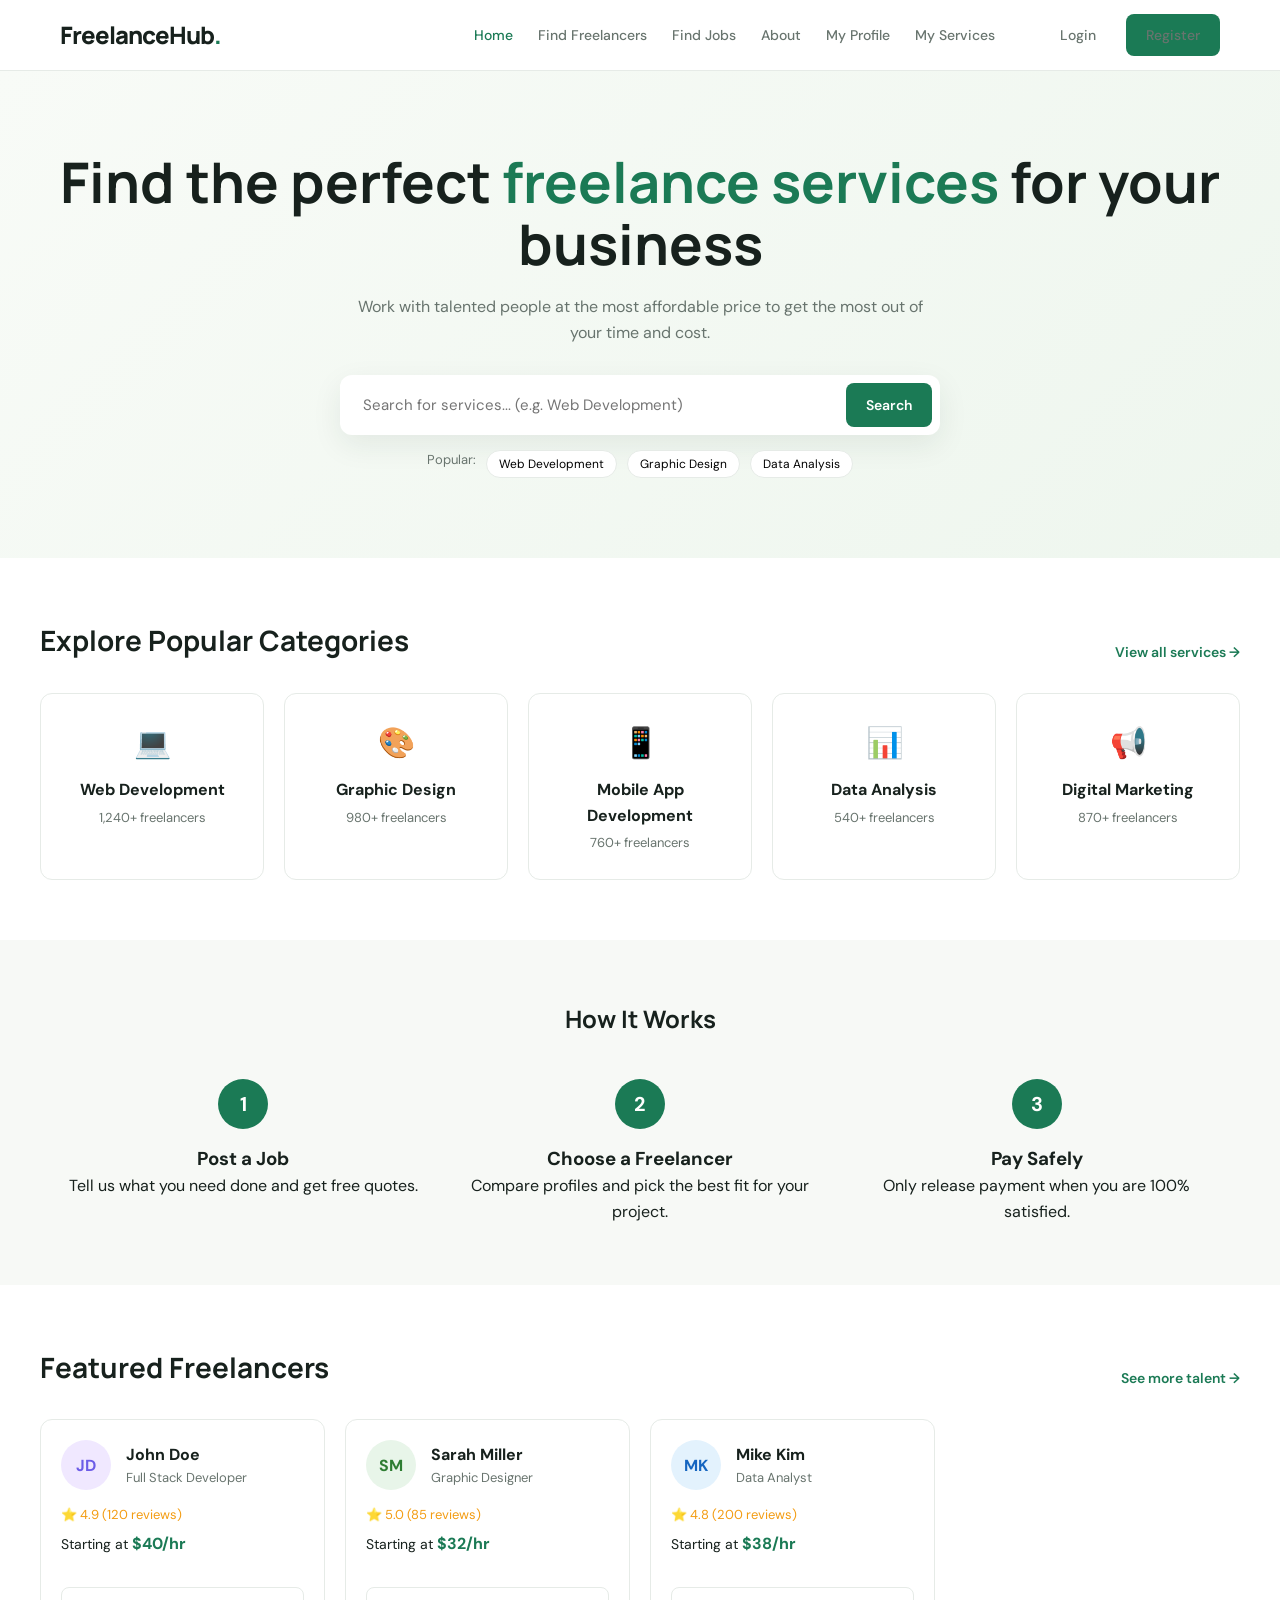
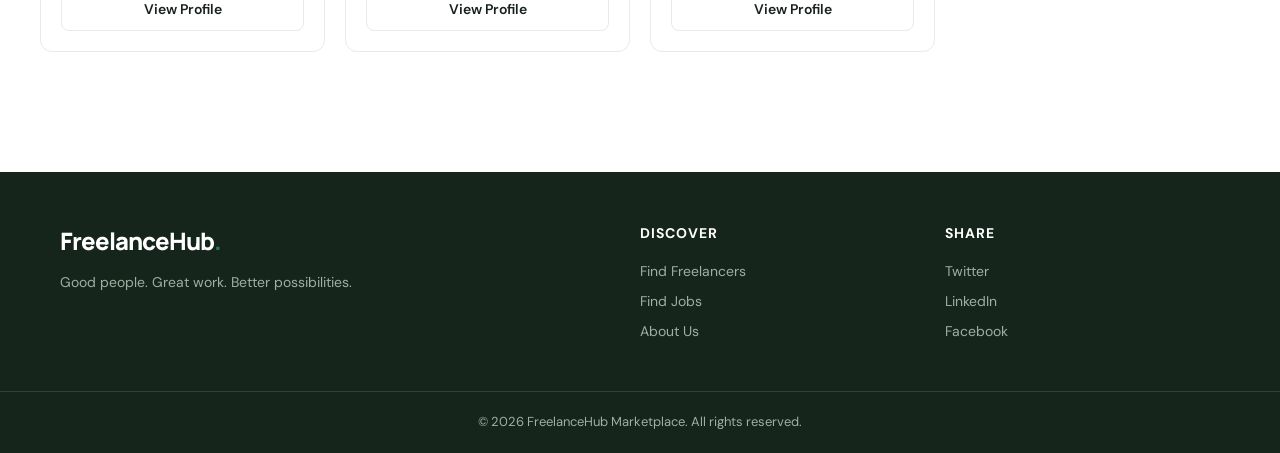
<file: FreelanceHub_Week3/FreelanceHub_Week3/index.html>
<!DOCTYPE html>
<html lang="en">
<head>
  <meta charset="UTF-8">
  <meta name="viewport" content="width=device-width, initial-scale=1.0">
  <title>FreelanceHub — Find Top Freelancers</title>
  <link rel="stylesheet" href="freelance.css">
  <link href="https://fonts.googleapis.com/css2?family=DM+Sans:wght@400;500;700&family=Manrope:wght@600;800&display=swap" rel="stylesheet">
</head>
<body>
  <!-- NAVIGATION BAR -->
  <header class="navbar">
    <div class="container nav-container">
      <a href="index.html" class="logo">FreelanceHub<span>.</span></a>
      <nav class="nav-links" id="navLinks">
        <a href="index.html" class="active">Home</a>
        <a href="freelancers.html">Find Freelancers</a>
        <a href="#">Find Jobs</a>
        <a href="about.html">About</a>
        <a href="profile.html">My Profile</a>
        <a href="my-services.html">My Services</a>
        <div class="auth-buttons">
          <a href="#" class="btn btn-ghost">Login</a>
          <a href="#" class="btn btn-primary">Register</a>
        </div>
      </nav>
      <button class="menu-toggle" id="menuToggle">☰</button>
    </div>
  </header>

  <main>
    <!-- HERO SECTION -->
    <section class="hero">
      <div class="container hero-content">
        <h1>Find the perfect <span>freelance services</span> for your business</h1>
        <p>Work with talented people at the most affordable price to get the most out of your time and cost.</p>
        
        <!-- SEARCH BAR -->
        <form class="search-bar" id="searchForm">
          <input type="text" id="searchInput" placeholder="Search for services... (e.g. Web Development)">
          <button type="submit" class="btn btn-primary">Search</button>
        </form>
        <div class="popular-searches">
          <span>Popular:</span>
          <button data-search="Web Development">Web Development</button>
          <button data-search="Graphic Design">Graphic Design</button>
          <button data-search="Data Analysis">Data Analysis</button>
        </div>
      </div>
    </section>

    <!-- POPULAR CATEGORIES -->
    <section class="section container">
      <div class="section-heading">
        <h2>Explore Popular Categories</h2>
        <a href="freelancers.html" class="text-link">View all services →</a>
      </div>
      <div class="category-grid">
        <a href="freelancers.html?category=Web%20Development" class="category-card">
          <span class="cat-icon">💻</span>
          <h3>Web Development</h3>
          <p>1,240+ freelancers</p>
        </a>
        <a href="freelancers.html?category=Graphic%20Design" class="category-card">
          <span class="cat-icon">🎨</span>
          <h3>Graphic Design</h3>
          <p>980+ freelancers</p>
        </a>
        <a href="freelancers.html?category=Mobile%20App" class="category-card">
          <span class="cat-icon">📱</span>
          <h3>Mobile App Development</h3>
          <p>760+ freelancers</p>
        </a>
        <a href="freelancers.html?category=Data%20Analysis" class="category-card">
          <span class="cat-icon">📊</span>
          <h3>Data Analysis</h3>
          <p>540+ freelancers</p>
        </a>
        <a href="freelancers.html?category=Digital%20Marketing" class="category-card">
          <span class="cat-icon">📢</span>
          <h3>Digital Marketing</h3>
          <p>870+ freelancers</p>
        </a>
      </div>
    </section>

    <!-- HOW IT WORKS -->
    <section class="section how-it-works">
      <div class="container">
        <h2>How It Works</h2>
        <div class="steps-grid">
          <div class="step">
            <div class="step-number">1</div>
            <h3>Post a Job</h3>
            <p>Tell us what you need done and get free quotes.</p>
          </div>
          <div class="step">
            <div class="step-number">2</div>
            <h3>Choose a Freelancer</h3>
            <p>Compare profiles and pick the best fit for your project.</p>
          </div>
          <div class="step">
            <div class="step-number">3</div>
            <h3>Pay Safely</h3>
            <p>Only release payment when you are 100% satisfied.</p>
          </div>
        </div>
      </div>
    </section>

    <!-- FREELANCER PREVIEW CARDS -->
    <section class="section container">
      <div class="section-heading">
        <h2>Featured Freelancers</h2>
        <a href="freelancers.html" class="text-link">See more talent →</a>
      </div>
      <div class="freelancer-grid">
        <!-- Card 1 -->
        <div class="freelancer-card">
          <div class="card-header">
            <div class="avatar">JD</div>
            <div>
              <h3>John Doe</h3>
              <p>Full Stack Developer</p>
            </div>
          </div>
          <div class="card-body">
            <p class="rating">⭐ 4.9 (120 reviews)</p>
            <p class="price">Starting at <strong>$40/hr</strong></p>
          </div>
          <a href="freelancers.html" class="btn btn-outline">View Profile</a>
        </div>
        <!-- Card 2 -->
        <div class="freelancer-card">
          <div class="card-header">
            <div class="avatar" style="background: #e8f5e9; color: #2e7d32;">SM</div>
            <div>
              <h3>Sarah Miller</h3>
              <p>Graphic Designer</p>
            </div>
          </div>
          <div class="card-body">
            <p class="rating">⭐ 5.0 (85 reviews)</p>
            <p class="price">Starting at <strong>$32/hr</strong></p>
          </div>
          <a href="freelancers.html" class="btn btn-outline">View Profile</a>
        </div>
        <!-- Card 3 -->
        <div class="freelancer-card">
          <div class="card-header">
            <div class="avatar" style="background: #e3f2fd; color: #1565c0;">MK</div>
            <div>
              <h3>Mike Kim</h3>
              <p>Data Analyst</p>
            </div>
          </div>
          <div class="card-body">
            <p class="rating">⭐ 4.8 (200 reviews)</p>
            <p class="price">Starting at <strong>$38/hr</strong></p>
          </div>
          <a href="freelancers.html" class="btn btn-outline">View Profile</a>
        </div>
      </div>
    </section>
  </main>

  <!-- FOOTER -->
  <footer class="footer">
    <div class="container footer-content">
      <div class="footer-brand">
        <a href="index.html" class="logo">FreelanceHub<span>.</span></a>
        <p>Good people. Great work. Better possibilities.</p>
      </div>
      <div class="footer-links">
        <h4>Discover</h4>
        <a href="freelancers.html">Find Freelancers</a>
        <a href="#">Find Jobs</a>
        <a href="about.html">About Us</a>
      </div>
      <div class="footer-social">
        <h4>Share</h4>
        <a href="#" class="social-link">Twitter</a>
        <a href="#" class="social-link">LinkedIn</a>
        <a href="#" class="social-link">Facebook</a>
      </div>
    </div>
    <div class="footer-bottom">
      <p>&copy; 2026 FreelanceHub Marketplace. All rights reserved.</p>
    </div>
  </footer>

  <script src="freelance.js"></script>
</body>
</html>
</file>
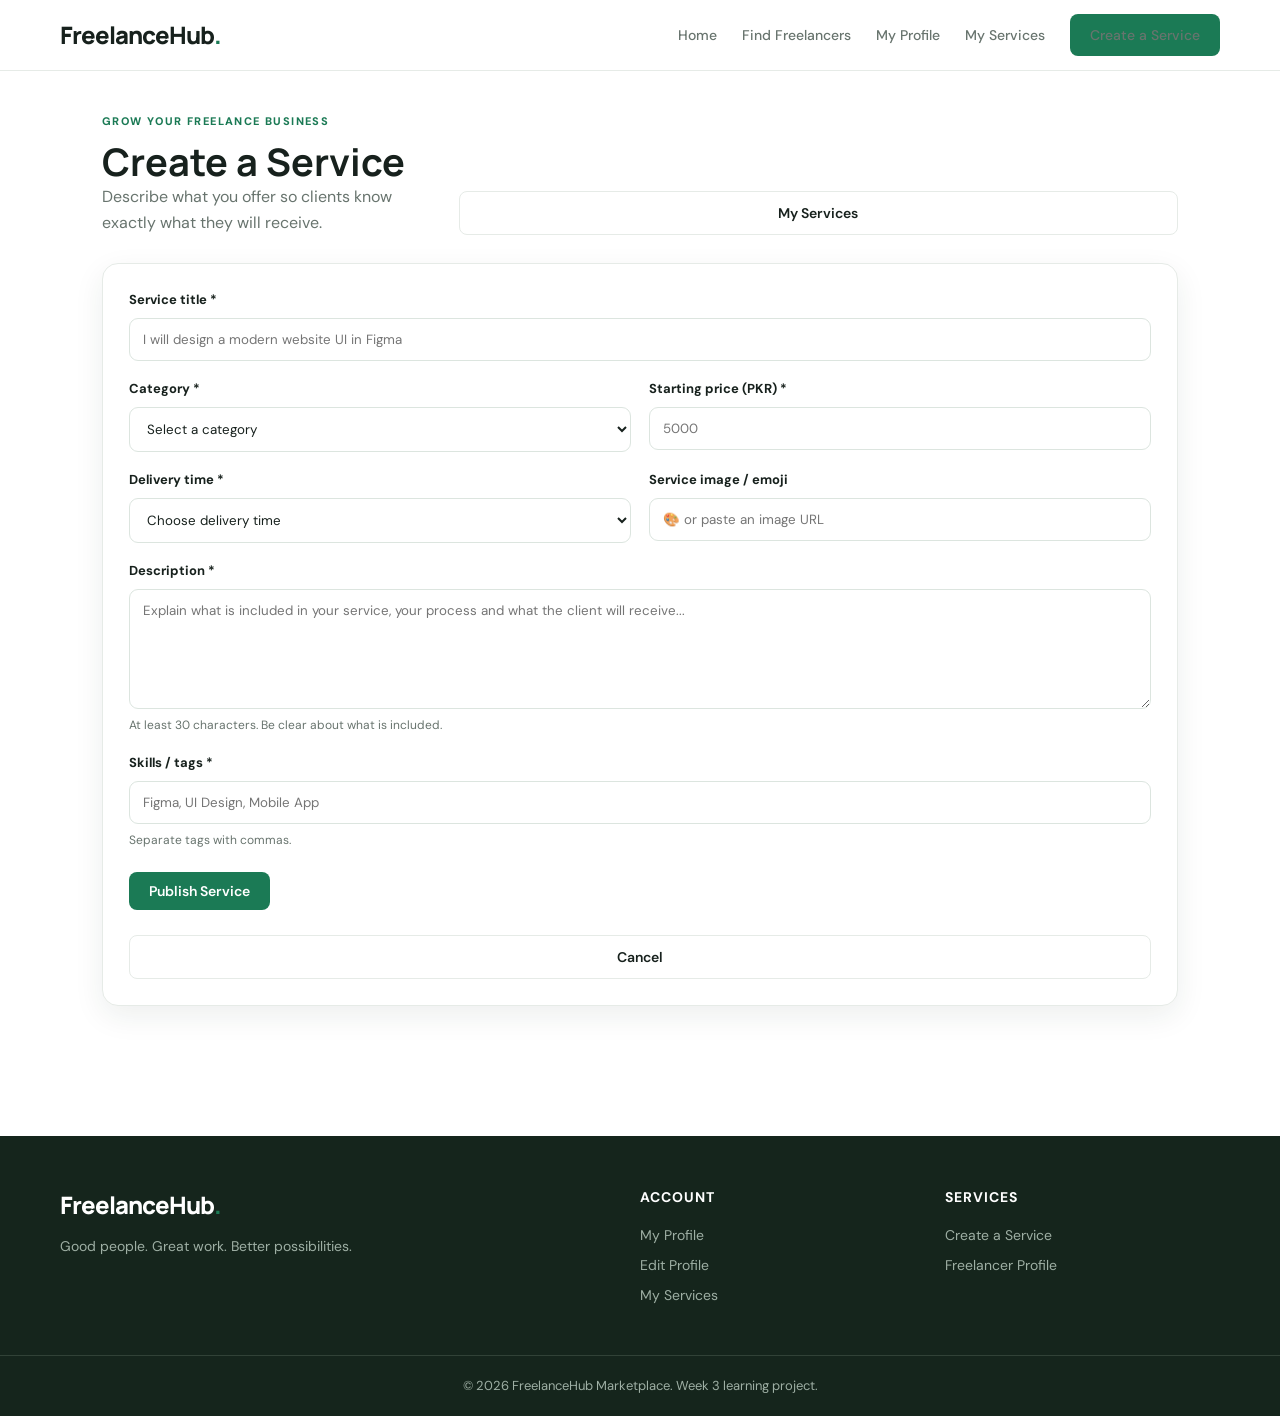
<file: FreelanceHub_Week3/FreelanceHub_Week3/create-service.html>
<!DOCTYPE html><html lang="en"><head><meta charset="UTF-8"><meta name="viewport" content="width=device-width, initial-scale=1.0"><title>Create a Service | FreelanceHub</title><link rel="stylesheet" href="freelance.css"><link href="https://fonts.googleapis.com/css2?family=DM+Sans:wght@400;500;700&family=Manrope:wght@600;800&display=swap" rel="stylesheet"></head><body>
<header class="navbar"><div class="container nav-container">
<a href="index.html" class="logo">FreelanceHub<span>.</span></a>
<nav class="nav-links" id="navLinks">
<a href="index.html">Home</a><a href="freelancers.html">Find Freelancers</a>
<a href="profile.html">My Profile</a><a href="my-services.html">My Services</a>
<a href="create-service.html" class="btn btn-primary">Create a Service</a>
</nav><button class="menu-toggle" id="menuToggle" aria-label="Toggle navigation">☰</button>
</div></header>
<main class="page-wrap">
<div class="page-heading"><div><p class="eyebrow">Grow your freelance business</p><h1>Create a Service</h1><p class="muted">Describe what you offer so clients know exactly what they will receive.</p></div><a class="btn btn-outline" href="my-services.html">My Services</a></div>
<form class="panel" id="serviceForm" novalidate><div id="serviceFormMessage"></div><input type="hidden" id="serviceId">
<div class="form-grid">
<div class="field full"><label for="serviceTitle">Service title *</label><input id="serviceTitle" required maxlength="100" placeholder="I will design a modern website UI in Figma"></div>
<div class="field"><label for="serviceCategory">Category *</label><select id="serviceCategory" required><option value="">Select a category</option><option>Web Development</option><option>Graphic Design</option><option>UI/UX Design</option><option>Mobile App Development</option><option>Digital Marketing</option><option>Data Analysis</option><option>Writing & Translation</option></select></div>
<div class="field"><label for="servicePrice">Starting price (PKR) *</label><input id="servicePrice" type="number" min="500" max="1000000" required placeholder="5000"></div>
<div class="field"><label for="deliveryTime">Delivery time *</label><select id="deliveryTime" required><option value="">Choose delivery time</option><option>1 day</option><option>2 days</option><option>3 days</option><option>5 days</option><option>7 days</option><option>14 days</option></select></div>
<div class="field"><label for="serviceImage">Service image / emoji</label><input id="serviceImage" maxlength="80" placeholder="🎨 or paste an image URL"></div>
<div class="field full"><label for="serviceDescription">Description *</label><textarea id="serviceDescription" required minlength="30" maxlength="1200" placeholder="Explain what is included in your service, your process and what the client will receive..."></textarea><span class="help-text">At least 30 characters. Be clear about what is included.</span></div>
<div class="field full"><label for="serviceTags">Skills / tags *</label><input id="serviceTags" required placeholder="Figma, UI Design, Mobile App"><span class="help-text">Separate tags with commas.</span></div>
</div><div class="form-actions"><button class="btn btn-primary" type="submit" id="serviceSubmit">Publish Service</button><a class="btn btn-outline" href="my-services.html">Cancel</a></div></form>
</main>
<footer class="footer"><div class="container footer-content">
<div class="footer-brand"><a href="index.html" class="logo">FreelanceHub<span>.</span></a><p>Good people. Great work. Better possibilities.</p></div>
<div class="footer-links"><h4>Account</h4><a href="profile.html">My Profile</a><a href="edit-profile.html">Edit Profile</a><a href="my-services.html">My Services</a></div>
<div class="footer-social"><h4>Services</h4><a href="create-service.html">Create a Service</a><a href="freelancer-profile.html">Freelancer Profile</a></div>
</div><div class="footer-bottom"><p>© 2026 FreelanceHub Marketplace. Week 3 learning project.</p></div></footer>
<div class="toast" id="toast" role="status" aria-live="polite"></div>
<script src="freelance.js"></script>
</body></html>
</file>
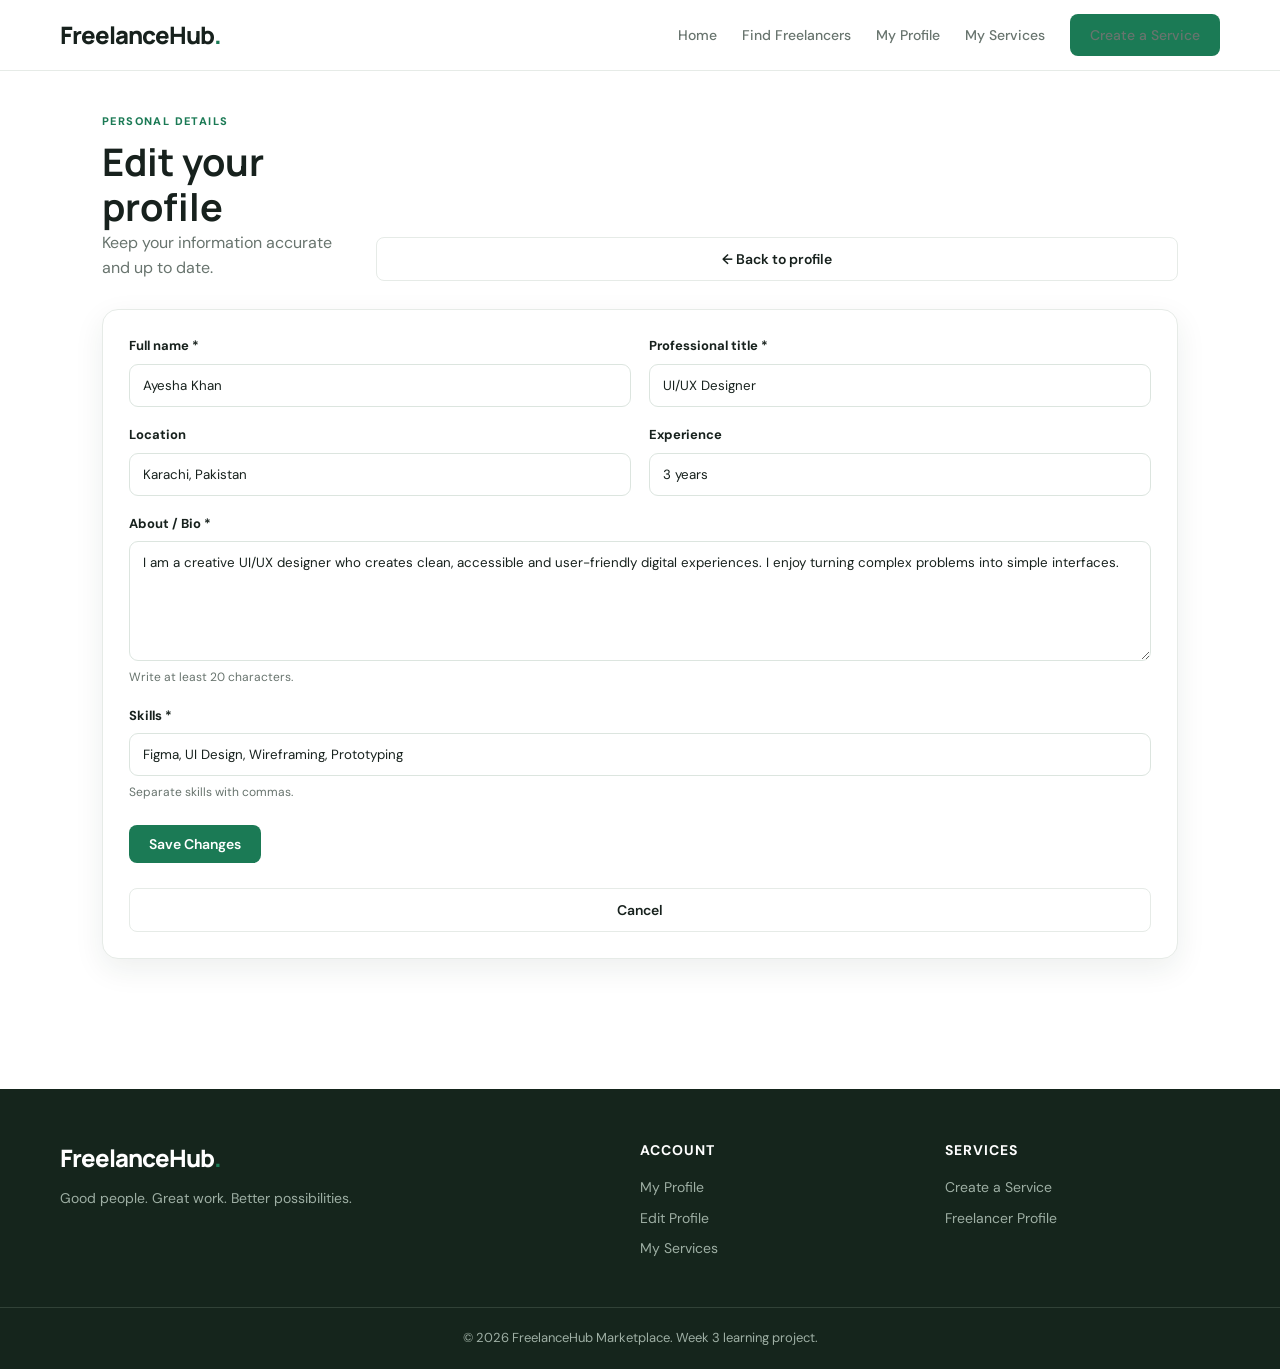
<file: FreelanceHub_Week3/FreelanceHub_Week3/edit-profile.html>
<!DOCTYPE html><html lang="en"><head><meta charset="UTF-8"><meta name="viewport" content="width=device-width, initial-scale=1.0"><title>Edit Profile | FreelanceHub</title><link rel="stylesheet" href="freelance.css"><link href="https://fonts.googleapis.com/css2?family=DM+Sans:wght@400;500;700&family=Manrope:wght@600;800&display=swap" rel="stylesheet"></head><body>
<header class="navbar"><div class="container nav-container">
<a href="index.html" class="logo">FreelanceHub<span>.</span></a>
<nav class="nav-links" id="navLinks">
<a href="index.html">Home</a><a href="freelancers.html">Find Freelancers</a>
<a href="profile.html">My Profile</a><a href="my-services.html">My Services</a>
<a href="create-service.html" class="btn btn-primary">Create a Service</a>
</nav><button class="menu-toggle" id="menuToggle" aria-label="Toggle navigation">☰</button>
</div></header>
<main class="page-wrap">
<div class="page-heading"><div><p class="eyebrow">Personal details</p><h1>Edit your profile</h1><p class="muted">Keep your information accurate and up to date.</p></div><a class="btn btn-outline" href="profile.html">← Back to profile</a></div>
<form class="panel" id="profileForm" novalidate><div id="profileFormMessage"></div><div class="form-grid">
<div class="field"><label for="fullName">Full name *</label><input id="fullName" name="fullName" required maxlength="60" placeholder="e.g. Ayesha Khan"></div>
<div class="field"><label for="professionalTitle">Professional title *</label><input id="professionalTitle" name="professionalTitle" required maxlength="80" placeholder="e.g. UI/UX Designer"></div>
<div class="field"><label for="location">Location</label><input id="location" name="location" placeholder="Karachi, Pakistan"></div>
<div class="field"><label for="experience">Experience</label><input id="experience" name="experience" placeholder="e.g. 3 years"></div>
<div class="field full"><label for="bio">About / Bio *</label><textarea id="bio" name="bio" required minlength="20" maxlength="600" placeholder="Tell clients about your experience and strengths..."></textarea><span class="help-text">Write at least 20 characters.</span></div>
<div class="field full"><label for="skills">Skills *</label><input id="skills" name="skills" required placeholder="Figma, UI Design, Prototyping"><span class="help-text">Separate skills with commas.</span></div>
</div><div class="form-actions"><button class="btn btn-primary" type="submit">Save Changes</button><a class="btn btn-outline" href="profile.html">Cancel</a></div></form>
</main>
<footer class="footer"><div class="container footer-content">
<div class="footer-brand"><a href="index.html" class="logo">FreelanceHub<span>.</span></a><p>Good people. Great work. Better possibilities.</p></div>
<div class="footer-links"><h4>Account</h4><a href="profile.html">My Profile</a><a href="edit-profile.html">Edit Profile</a><a href="my-services.html">My Services</a></div>
<div class="footer-social"><h4>Services</h4><a href="create-service.html">Create a Service</a><a href="freelancer-profile.html">Freelancer Profile</a></div>
</div><div class="footer-bottom"><p>© 2026 FreelanceHub Marketplace. Week 3 learning project.</p></div></footer>
<div class="toast" id="toast" role="status" aria-live="polite"></div>
<script src="freelance.js"></script>
</body></html>
</file>
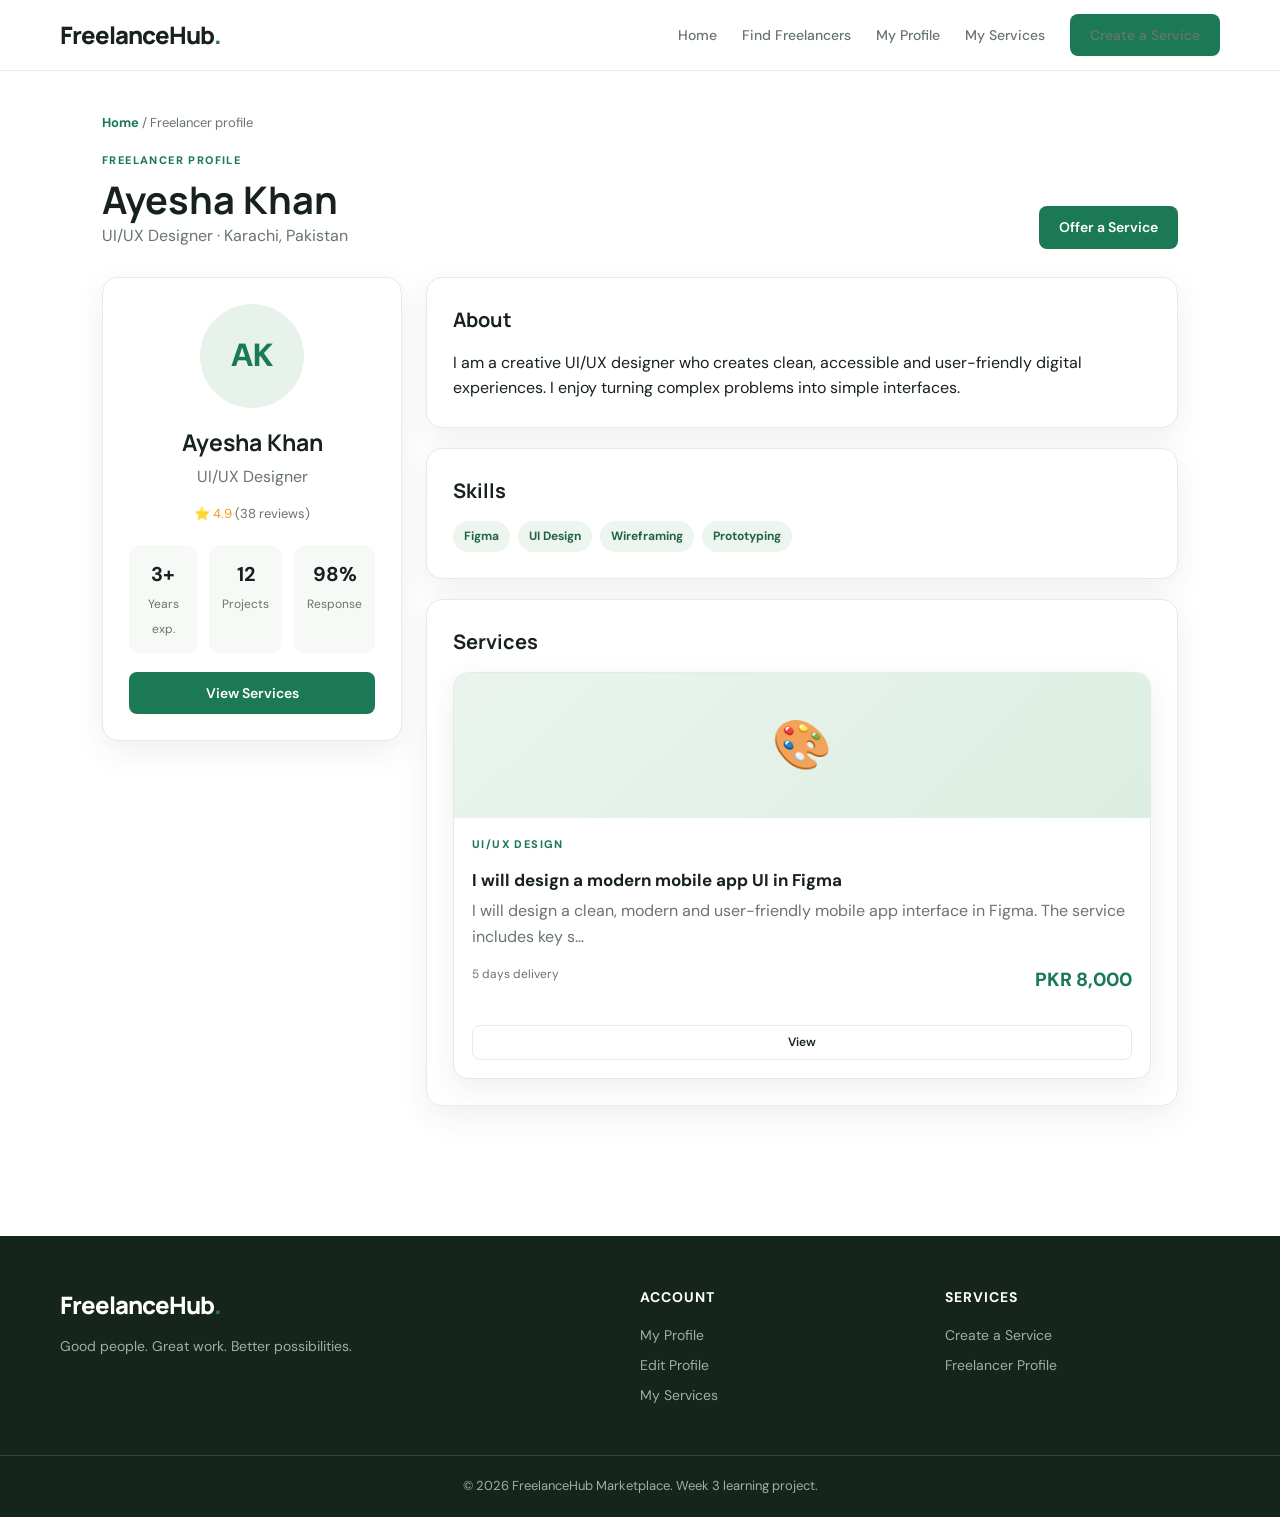
<file: FreelanceHub_Week3/FreelanceHub_Week3/freelancer-profile.html>
<!DOCTYPE html><html lang="en"><head><meta charset="UTF-8"><meta name="viewport" content="width=device-width, initial-scale=1.0"><title>Freelancer Profile | FreelanceHub</title><link rel="stylesheet" href="freelance.css"><link href="https://fonts.googleapis.com/css2?family=DM+Sans:wght@400;500;700&family=Manrope:wght@600;800&display=swap" rel="stylesheet"></head><body>
<header class="navbar"><div class="container nav-container">
<a href="index.html" class="logo">FreelanceHub<span>.</span></a>
<nav class="nav-links" id="navLinks">
<a href="index.html">Home</a><a href="freelancers.html">Find Freelancers</a>
<a href="profile.html">My Profile</a><a href="my-services.html">My Services</a>
<a href="create-service.html" class="btn btn-primary">Create a Service</a>
</nav><button class="menu-toggle" id="menuToggle" aria-label="Toggle navigation">☰</button>
</div></header>
<main class="page-wrap">
<div class="breadcrumb"><a class="inline-link" href="index.html">Home</a> / Freelancer profile</div>
<div class="page-heading"><div><p class="eyebrow">Freelancer profile</p><h1 id="publicName">Ayesha Khan</h1><p class="muted" id="publicTitle">UI/UX Designer · Karachi, Pakistan</p></div><a class="btn btn-primary" href="create-service.html">Offer a Service</a></div>
<div class="profile-layout"><aside class="panel profile-card"><div class="avatar-large" id="publicInitials">AK</div><h2 id="publicNameSide">Ayesha Khan</h2><p class="role" id="publicTitleSide">UI/UX Designer</p><p class="rating">⭐ 4.9 <span class="muted">(38 reviews)</span></p><div class="stats"><div class="stat"><strong>3+</strong><span>Years exp.</span></div><div class="stat"><strong>12</strong><span>Projects</span></div><div class="stat"><strong>98%</strong><span>Response</span></div></div><a class="btn btn-primary" style="width:100%;margin-top:18px" href="my-services.html">View Services</a></aside>
<div class="content-stack"><section class="panel"><h2 class="section-title">About</h2><p id="publicBio">I create clear, thoughtful and accessible digital experiences for web and mobile products. My process combines user research, interaction design and prototyping.</p></section>
<section class="panel"><h2 class="section-title">Skills</h2><div class="pill-row" id="publicSkills"><span class="pill">Figma</span><span class="pill">Wireframing</span><span class="pill">Prototyping</span></div></section>
<section class="panel"><h2 class="section-title">Services</h2><div id="publicServices"></div></section></div></div>
</main>
<footer class="footer"><div class="container footer-content">
<div class="footer-brand"><a href="index.html" class="logo">FreelanceHub<span>.</span></a><p>Good people. Great work. Better possibilities.</p></div>
<div class="footer-links"><h4>Account</h4><a href="profile.html">My Profile</a><a href="edit-profile.html">Edit Profile</a><a href="my-services.html">My Services</a></div>
<div class="footer-social"><h4>Services</h4><a href="create-service.html">Create a Service</a><a href="freelancer-profile.html">Freelancer Profile</a></div>
</div><div class="footer-bottom"><p>© 2026 FreelanceHub Marketplace. Week 3 learning project.</p></div></footer>
<div class="toast" id="toast" role="status" aria-live="polite"></div>
<script src="freelance.js"></script>
</body></html>
</file>
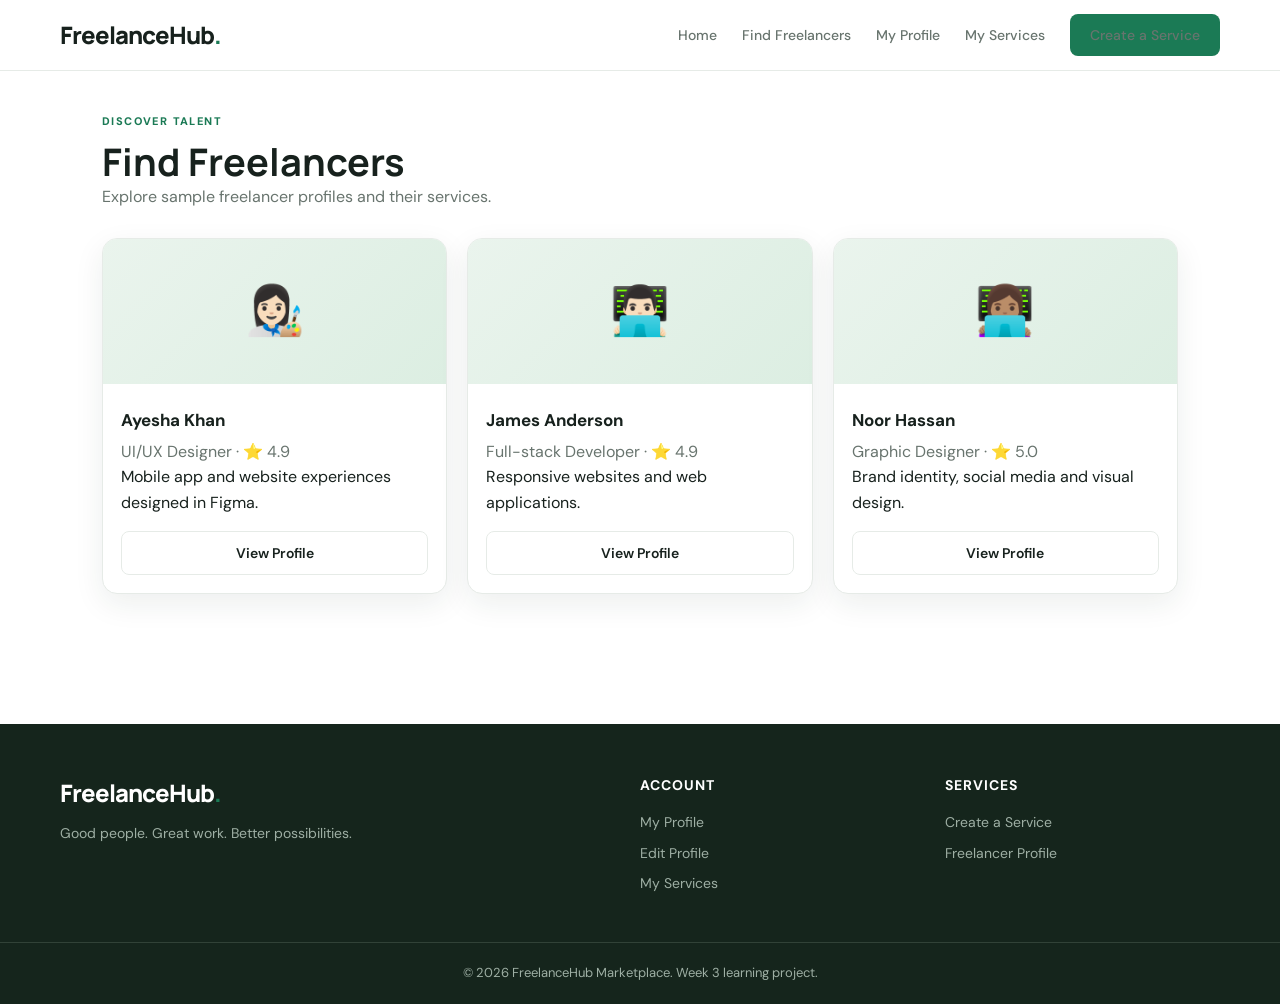
<file: FreelanceHub_Week3/FreelanceHub_Week3/freelancers.html>
<!DOCTYPE html><html lang="en"><head><meta charset="UTF-8"><meta name="viewport" content="width=device-width, initial-scale=1.0"><title>Find Freelancers | FreelanceHub</title><link rel="stylesheet" href="freelance.css"><link href="https://fonts.googleapis.com/css2?family=DM+Sans:wght@400;500;700&family=Manrope:wght@600;800&display=swap" rel="stylesheet"></head><body>
<header class="navbar"><div class="container nav-container">
<a href="index.html" class="logo">FreelanceHub<span>.</span></a>
<nav class="nav-links" id="navLinks">
<a href="index.html">Home</a><a href="freelancers.html">Find Freelancers</a>
<a href="profile.html">My Profile</a><a href="my-services.html">My Services</a>
<a href="create-service.html" class="btn btn-primary">Create a Service</a>
</nav><button class="menu-toggle" id="menuToggle" aria-label="Toggle navigation">☰</button>
</div></header>
<main class="page-wrap">
<div class="page-heading"><div><p class="eyebrow">Discover talent</p><h1>Find Freelancers</h1><p class="muted">Explore sample freelancer profiles and their services.</p></div></div>
<div class="service-grid">
<article class="service-card"><div class="service-art">👩🏻‍🎨</div><div class="service-card-body"><h3>Ayesha Khan</h3><p class="muted">UI/UX Designer · ⭐ 4.9</p><p>Mobile app and website experiences designed in Figma.</p><a class="btn btn-outline" href="freelancer-profile.html">View Profile</a></div></article>
<article class="service-card"><div class="service-art">👨🏻‍💻</div><div class="service-card-body"><h3>James Anderson</h3><p class="muted">Full-stack Developer · ⭐ 4.9</p><p>Responsive websites and web applications.</p><a class="btn btn-outline" href="freelancer-profile.html">View Profile</a></div></article>
<article class="service-card"><div class="service-art">👩🏽‍💻</div><div class="service-card-body"><h3>Noor Hassan</h3><p class="muted">Graphic Designer · ⭐ 5.0</p><p>Brand identity, social media and visual design.</p><a class="btn btn-outline" href="freelancer-profile.html">View Profile</a></div></article>
</div>
</main>
<footer class="footer"><div class="container footer-content">
<div class="footer-brand"><a href="index.html" class="logo">FreelanceHub<span>.</span></a><p>Good people. Great work. Better possibilities.</p></div>
<div class="footer-links"><h4>Account</h4><a href="profile.html">My Profile</a><a href="edit-profile.html">Edit Profile</a><a href="my-services.html">My Services</a></div>
<div class="footer-social"><h4>Services</h4><a href="create-service.html">Create a Service</a><a href="freelancer-profile.html">Freelancer Profile</a></div>
</div><div class="footer-bottom"><p>© 2026 FreelanceHub Marketplace. Week 3 learning project.</p></div></footer>
<div class="toast" id="toast" role="status" aria-live="polite"></div>
<script src="freelance.js"></script>
</body></html>
</file>
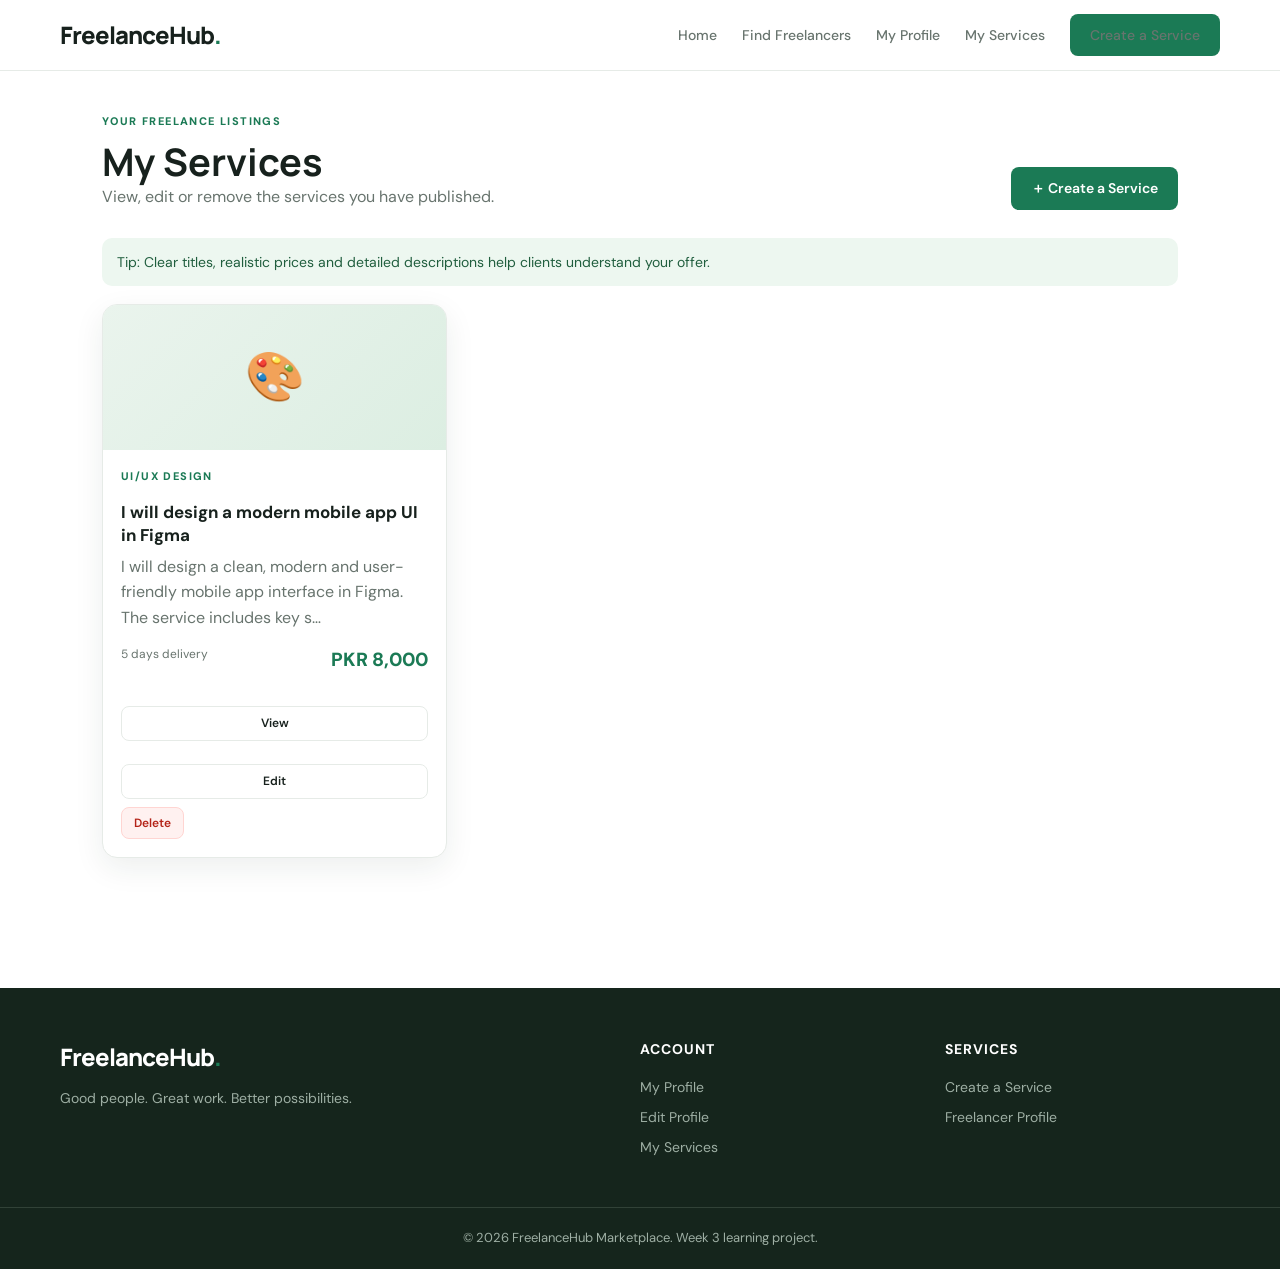
<file: FreelanceHub_Week3/FreelanceHub_Week3/my-services.html>
<!DOCTYPE html><html lang="en"><head><meta charset="UTF-8"><meta name="viewport" content="width=device-width, initial-scale=1.0"><title>My Services | FreelanceHub</title><link rel="stylesheet" href="freelance.css"><link href="https://fonts.googleapis.com/css2?family=DM+Sans:wght@400;500;700&family=Manrope:wght@600;800&display=swap" rel="stylesheet"></head><body>
<header class="navbar"><div class="container nav-container">
<a href="index.html" class="logo">FreelanceHub<span>.</span></a>
<nav class="nav-links" id="navLinks">
<a href="index.html">Home</a><a href="freelancers.html">Find Freelancers</a>
<a href="profile.html">My Profile</a><a href="my-services.html">My Services</a>
<a href="create-service.html" class="btn btn-primary">Create a Service</a>
</nav><button class="menu-toggle" id="menuToggle" aria-label="Toggle navigation">☰</button>
</div></header>
<main class="page-wrap">
<div class="page-heading"><div><p class="eyebrow">Your freelance listings</p><h1>My Services</h1><p class="muted">View, edit or remove the services you have published.</p></div><a class="btn btn-primary" href="create-service.html">＋ Create a Service</a></div>
<div class="notice">Tip: Clear titles, realistic prices and detailed descriptions help clients understand your offer.</div>
<div id="myServicesList" class="service-grid"></div>
</main>
<footer class="footer"><div class="container footer-content">
<div class="footer-brand"><a href="index.html" class="logo">FreelanceHub<span>.</span></a><p>Good people. Great work. Better possibilities.</p></div>
<div class="footer-links"><h4>Account</h4><a href="profile.html">My Profile</a><a href="edit-profile.html">Edit Profile</a><a href="my-services.html">My Services</a></div>
<div class="footer-social"><h4>Services</h4><a href="create-service.html">Create a Service</a><a href="freelancer-profile.html">Freelancer Profile</a></div>
</div><div class="footer-bottom"><p>© 2026 FreelanceHub Marketplace. Week 3 learning project.</p></div></footer>
<div class="toast" id="toast" role="status" aria-live="polite"></div>
<script src="freelance.js"></script>
</body></html>
</file>
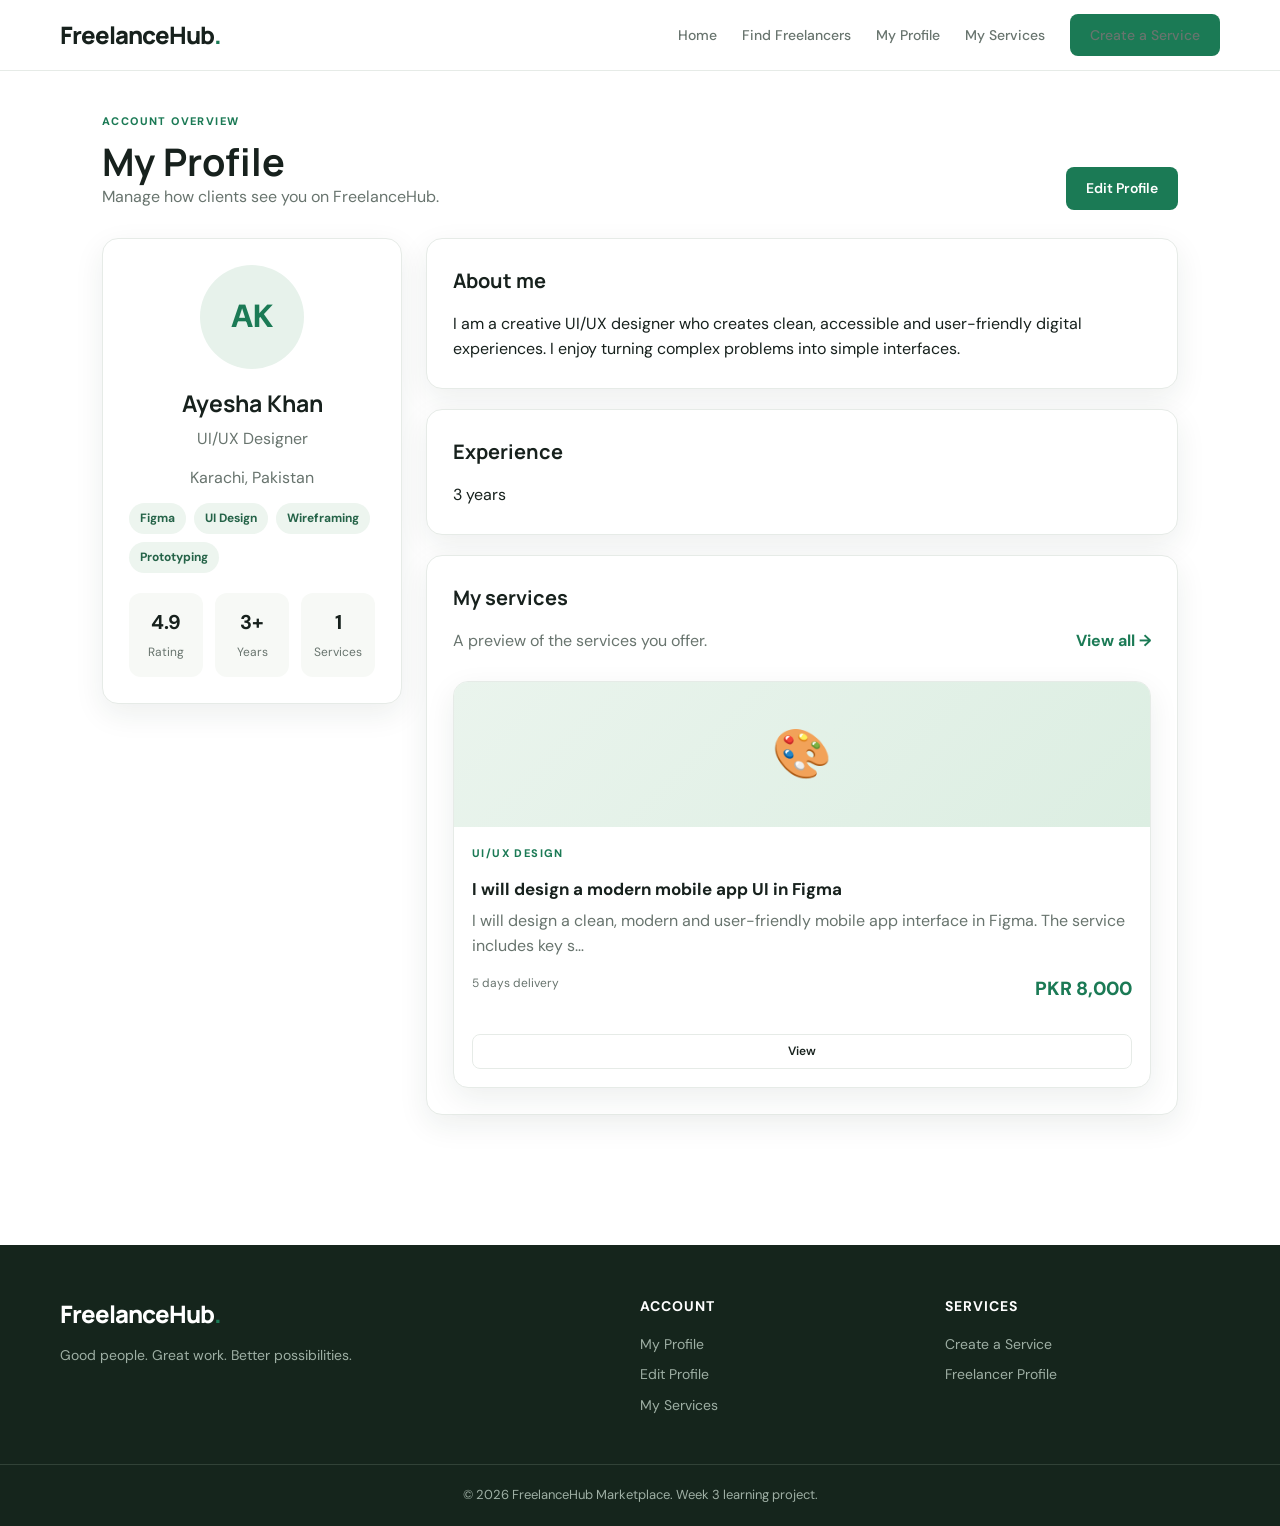
<file: FreelanceHub_Week3/FreelanceHub_Week3/profile.html>
<!DOCTYPE html><html lang="en"><head><meta charset="UTF-8"><meta name="viewport" content="width=device-width, initial-scale=1.0"><title>My Profile | FreelanceHub</title><link rel="stylesheet" href="freelance.css"><link href="https://fonts.googleapis.com/css2?family=DM+Sans:wght@400;500;700&family=Manrope:wght@600;800&display=swap" rel="stylesheet"></head><body>
<header class="navbar"><div class="container nav-container">
<a href="index.html" class="logo">FreelanceHub<span>.</span></a>
<nav class="nav-links" id="navLinks">
<a href="index.html">Home</a><a href="freelancers.html">Find Freelancers</a>
<a href="profile.html">My Profile</a><a href="my-services.html">My Services</a>
<a href="create-service.html" class="btn btn-primary">Create a Service</a>
</nav><button class="menu-toggle" id="menuToggle" aria-label="Toggle navigation">☰</button>
</div></header>
<main class="page-wrap">
<div class="page-heading"><div><p class="eyebrow">Account overview</p><h1>My Profile</h1><p class="muted">Manage how clients see you on FreelanceHub.</p></div><a class="btn btn-primary" href="edit-profile.html">Edit Profile</a></div>
<div class="profile-layout">
<aside class="panel profile-card"><div class="avatar-large" id="profileInitials">AK</div><h2 id="profileName">Ayesha Khan</h2><p class="role" id="profileTitle">UI/UX Designer</p><p class="muted" id="profileLocation">Karachi, Pakistan</p><div class="pill-row" id="profileSkills"><span class="pill">Figma</span><span class="pill">UI Design</span><span class="pill">Prototyping</span></div><div class="stats"><div class="stat"><strong>4.9</strong><span>Rating</span></div><div class="stat"><strong>3+</strong><span>Years</span></div><div class="stat"><strong id="serviceCount">1</strong><span>Services</span></div></div></aside>
<div class="content-stack"><section class="panel"><h2 class="section-title">About me</h2><p id="profileBio">I am a creative UI/UX designer who creates clean, accessible and user-friendly digital experiences. I enjoy turning complex problems into simple interfaces.</p></section>
<section class="panel"><h2 class="section-title">Experience</h2><p id="profileExperience">3 years of experience designing mobile apps, websites and interactive prototypes for growing businesses.</p></section>
<section class="panel"><div class="page-heading"><div><h2 class="section-title">My services</h2><p class="muted">A preview of the services you offer.</p></div><a class="inline-link" href="my-services.html">View all →</a></div><div id="profileServicePreview"></div></section></div></div>
</main>
<footer class="footer"><div class="container footer-content">
<div class="footer-brand"><a href="index.html" class="logo">FreelanceHub<span>.</span></a><p>Good people. Great work. Better possibilities.</p></div>
<div class="footer-links"><h4>Account</h4><a href="profile.html">My Profile</a><a href="edit-profile.html">Edit Profile</a><a href="my-services.html">My Services</a></div>
<div class="footer-social"><h4>Services</h4><a href="create-service.html">Create a Service</a><a href="freelancer-profile.html">Freelancer Profile</a></div>
</div><div class="footer-bottom"><p>© 2026 FreelanceHub Marketplace. Week 3 learning project.</p></div></footer>
<div class="toast" id="toast" role="status" aria-live="polite"></div>
<script src="freelance.js"></script>
</body></html>
</file>
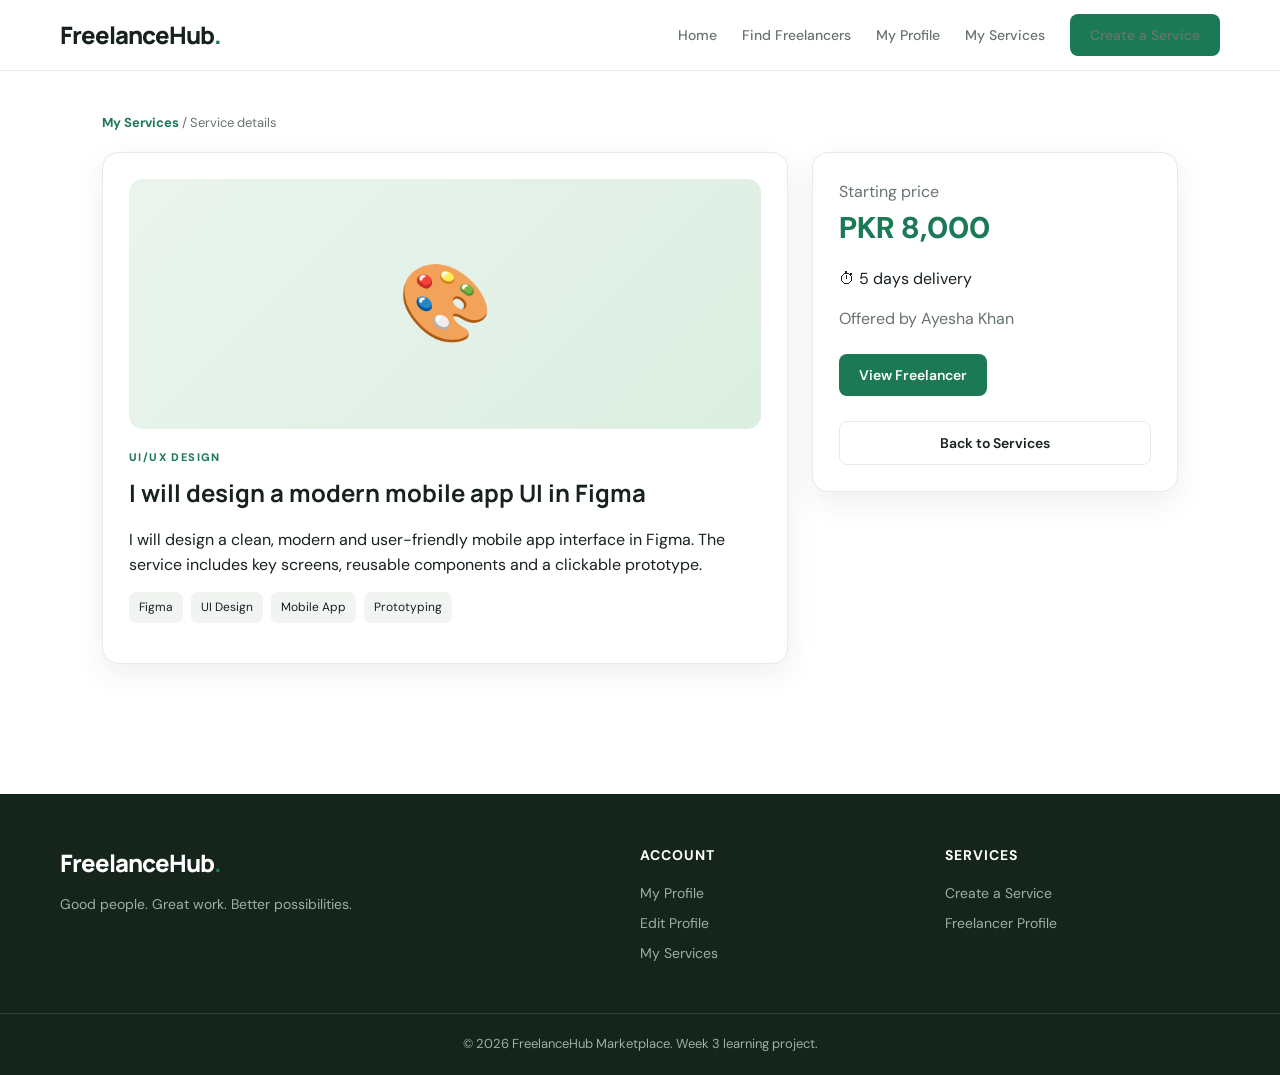
<file: FreelanceHub_Week3/FreelanceHub_Week3/service-details.html>
<!DOCTYPE html><html lang="en"><head><meta charset="UTF-8"><meta name="viewport" content="width=device-width, initial-scale=1.0"><title>Service Details | FreelanceHub</title><link rel="stylesheet" href="freelance.css"><link href="https://fonts.googleapis.com/css2?family=DM+Sans:wght@400;500;700&family=Manrope:wght@600;800&display=swap" rel="stylesheet"></head><body>
<header class="navbar"><div class="container nav-container">
<a href="index.html" class="logo">FreelanceHub<span>.</span></a>
<nav class="nav-links" id="navLinks">
<a href="index.html">Home</a><a href="freelancers.html">Find Freelancers</a>
<a href="profile.html">My Profile</a><a href="my-services.html">My Services</a>
<a href="create-service.html" class="btn btn-primary">Create a Service</a>
</nav><button class="menu-toggle" id="menuToggle" aria-label="Toggle navigation">☰</button>
</div></header>
<main class="page-wrap">
<div class="breadcrumb"><a class="inline-link" href="my-services.html">My Services</a> / Service details</div>
<div id="serviceDetails"></div>
</main>
<footer class="footer"><div class="container footer-content">
<div class="footer-brand"><a href="index.html" class="logo">FreelanceHub<span>.</span></a><p>Good people. Great work. Better possibilities.</p></div>
<div class="footer-links"><h4>Account</h4><a href="profile.html">My Profile</a><a href="edit-profile.html">Edit Profile</a><a href="my-services.html">My Services</a></div>
<div class="footer-social"><h4>Services</h4><a href="create-service.html">Create a Service</a><a href="freelancer-profile.html">Freelancer Profile</a></div>
</div><div class="footer-bottom"><p>© 2026 FreelanceHub Marketplace. Week 3 learning project.</p></div></footer>
<div class="toast" id="toast" role="status" aria-live="polite"></div>
<script src="freelance.js"></script>
</body></html>
</file>
<file: FreelanceHub_Week3/FreelanceHub_Week3/freelance.css>
/* =========================================
   1. VARIABLES & RESET
   ========================================= */
:root {
  --primary: #1b7a55;
  --primary-hover: #145c40;
  --text-main: #17211d;
  --text-muted: #68746e;
  --bg-main: #ffffff;
  --bg-soft: #f7f9f6;
  --border: #e6ebe7;
  --radius: 12px;
  --shadow: 0 10px 30px rgba(29, 55, 42, 0.08);
}

* {
  box-sizing: border-box;
  margin: 0;
  padding: 0;
}

body {
  font-family: 'DM Sans', sans-serif;
  color: var(--text-main);
  background-color: var(--bg-main);
  line-height: 1.6;
}

a { text-decoration: none; color: inherit; }
button { cursor: pointer; font-family: inherit; }
input, select, textarea { font-family: inherit; width: 100%; }

.container {
  max-width: 1200px;
  margin: 0 auto;
  padding: 0 20px;
}

/* Buttons */
.btn {
  display: inline-block;
  padding: 10px 20px;
  border-radius: 8px;
  font-weight: 600;
  font-size: 14px;
  text-align: center;
  border: none;
  transition: all 0.2s ease;
}

.btn-primary { background: var(--primary); color: white; }
.btn-primary:hover { background: var(--primary-hover); }

.btn-outline {
  background: transparent;
  border: 1px solid var(--border);
  color: var(--text-main);
  width: 100%;
  margin-top: 15px;
}

.btn-outline:hover { background: var(--bg-soft); }
.btn-ghost { background: transparent; color: var(--text-main); }

/* =========================================
   2. NAVIGATION
   ========================================= */
.navbar {
  position: sticky;
  top: 0;
  z-index: 100;
  background: rgba(255, 255, 255, 0.95);
  backdrop-filter: blur(10px);
  border-bottom: 1px solid var(--border);
}

.nav-container {
  display: flex;
  justify-content: space-between;
  align-items: center;
  height: 70px;
}

.logo {
  font-family: 'Manrope', sans-serif;
  font-size: 24px;
  font-weight: 800;
  letter-spacing: -1px;
}

.logo span { color: var(--primary); }

.nav-links {
  display: flex;
  align-items: center;
  gap: 25px;
}

.nav-links a { font-size: 14px; font-weight: 500; color: var(--text-muted); }
.nav-links a:hover, .nav-links a.active { color: var(--primary); }

.auth-buttons { display: flex; gap: 10px; margin-left: 20px; }

.menu-toggle {
  display: none;
  background: none;
  border: none;
  font-size: 24px;
}

/* =========================================
   3. HERO & SEARCH
   ========================================= */
.hero {
  background: linear-gradient(135deg, #f8fbf7 0%, #eef6ee 100%);
  padding: 80px 0;
  text-align: center;
}

.hero h1 {
  font-family: 'Manrope', sans-serif;
  font-size: clamp(36px, 5vw, 56px);
  line-height: 1.1;
  margin-bottom: 20px;
}

.hero h1 span { color: var(--primary); }

.hero p {
  font-size: 16px;
  color: var(--text-muted);
  max-width: 600px;
  margin: 0 auto 30px;
}

.search-bar {
  display: flex;
  max-width: 600px;
  margin: 0 auto;
  background: white;
  padding: 8px;
  border-radius: var(--radius);
  box-shadow: var(--shadow);
  gap: 10px;
}

.search-bar input {
  border: none;
  padding: 12px 15px;
  font-size: 15px;
  border-radius: 8px;
  outline: none;
}

.popular-searches {
  margin-top: 15px;
  font-size: 13px;
  color: var(--text-muted);
  display: flex;
  justify-content: center;
  gap: 10px;
  flex-wrap: wrap;
}

.popular-searches button {
  background: white;
  border: 1px solid var(--border);
  padding: 5px 12px;
  border-radius: 20px;
  font-size: 12px;
}

/* =========================================
   4. SECTIONS
   ========================================= */
.section { padding: 60px 0; }

.section-heading {
  display: flex;
  justify-content: space-between;
  align-items: flex-end;
  margin-bottom: 30px;
}

.section-heading h2 { font-family: 'Manrope', sans-serif; font-size: 28px; }
.text-link { color: var(--primary); font-weight: 600; font-size: 14px; }

/* Categories */
.category-grid {
  display: grid;
  grid-template-columns: repeat(auto-fit, minmax(200px, 1fr));
  gap: 20px;
}

.category-card {
  background: white;
  border: 1px solid var(--border);
  padding: 25px;
  border-radius: var(--radius);
  text-align: center;
  transition: transform 0.2s, box-shadow 0.2s;
}

.category-card:hover { transform: translateY(-5px); box-shadow: var(--shadow); }

.cat-icon { font-size: 30px; display: block; margin-bottom: 10px; }
.category-card h3 { font-size: 16px; margin-bottom: 5px; }
.category-card p { font-size: 13px; color: var(--text-muted); }

/* How it works */
.how-it-works { background: var(--bg-soft); }
.how-it-works h2 { text-align: center; margin-bottom: 40px; font-family: 'Manrope'; }

.steps-grid {
  display: grid;
  grid-template-columns: repeat(3, 1fr);
  gap: 30px;
  text-align: center;
}

.step-number {
  width: 50px;
  height: 50px;
  background: var(--primary);
  color: white;
  border-radius: 50%;
  display: flex;
  align-items: center;
  justify-content: center;
  font-size: 20px;
  font-weight: bold;
  margin: 0 auto 15px;
}

/* Freelancer Cards */
.freelancer-grid {
  display: grid;
  grid-template-columns: repeat(auto-fill, minmax(280px, 1fr));
  gap: 20px;
}

.freelancer-card {
  background: white;
  border: 1px solid var(--border);
  border-radius: var(--radius);
  padding: 20px;
  transition: box-shadow 0.2s;
}

.freelancer-card:hover { box-shadow: var(--shadow); }

.card-header {
  display: flex;
  align-items: center;
  gap: 15px;
  margin-bottom: 15px;
}

.avatar {
  width: 50px;
  height: 50px;
  background: #f0e8ff;
  color: #6c5ce7;
  border-radius: 50%;
  display: flex;
  align-items: center;
  justify-content: center;
  font-weight: bold;
}

.card-header h3 { font-size: 16px; }
.card-header p { font-size: 13px; color: var(--text-muted); }

.card-body { margin-bottom: 15px; }
.rating { color: #f39c12; font-size: 13px; margin-bottom: 5px; }
.price { font-size: 14px; }
.price strong { color: var(--primary); font-size: 16px; }

/* =========================================
   5. BROWSE PAGE
   ========================================= */
.page-header { padding: 40px 0 20px; text-align: center; }
.page-header h1 { font-family: 'Manrope'; font-size: 32px; }
.page-header p { color: var(--text-muted); }

.filter-bar {
  display: flex;
  justify-content: space-between;
  gap: 15px;
  background: var(--bg-soft);
  padding: 15px;
  border-radius: var(--radius);
  margin-bottom: 30px;
}

.filter-search { flex: 1; }
.filter-search input { padding: 10px 15px; border: 1px solid var(--border); border-radius: 8px; }

.filter-dropdowns { display: flex; gap: 10px; }
.filter-dropdowns select { padding: 10px; border: 1px solid var(--border); border-radius: 8px; background: white; }

/* =========================================
   6. ABOUT & CONTACT PAGE
   ========================================= */
.about-grid {
  display: grid;
  grid-template-columns: 1fr 1fr;
  gap: 40px;
  margin-bottom: 60px;
}

.contact-form {
  background: white;
  padding: 30px;
  border-radius: var(--radius);
  border: 1px solid var(--border);
}

.form-group { margin-bottom: 15px; }
.form-group label { display: block; font-size: 13px; font-weight: 600; margin-bottom: 5px; }
.form-group input, .form-group textarea { padding: 10px; border: 1px solid var(--border); border-radius: 8px; outline: none; }
.form-group input:focus, .form-group textarea:focus { border-color: var(--primary); }

/* Accordion */
.accordion-item { border-bottom: 1px solid var(--border); }
.accordion-header {
  width: 100%;
  text-align: left;
  background: none;
  border: none;
  padding: 15px 0;
  font-size: 16px;
  font-weight: 600;
  display: flex;
  justify-content: space-between;
}

.accordion-content { display: none; padding-bottom: 15px; color: var(--text-muted); font-size: 14px; }
.accordion-content.active { display: block; }

/* =========================================
   7. FOOTER
   ========================================= */
.footer { background: #15251c; color: white; padding: 50px 0 20px; margin-top: 60px; }
.footer-content { display: grid; grid-template-columns: 2fr 1fr 1fr; gap: 30px; margin-bottom: 40px; }
.footer-brand .logo { color: white; margin-bottom: 10px; display: block; }
.footer-brand p { color: #9eafa4; font-size: 14px; }
.footer h4 { font-size: 14px; margin-bottom: 15px; text-transform: uppercase; letter-spacing: 1px; }
.footer-links a, .footer-social a { display: block; color: #9eafa4; font-size: 14px; margin-bottom: 8px; }
.footer-links a:hover, .footer-social a:hover { color: white; }
.footer-bottom { text-align: center; padding-top: 20px; border-top: 1px solid #314237; color: #9eafa4; font-size: 13px; }

/* =========================================
   8. RESPONSIVE DESIGN
   ========================================= */
@media (max-width: 850px) {
  .menu-toggle { display: block; }
  .nav-links {
    display: none;
    position: absolute;
    top: 70px;
    left: 0;
    right: 0;
    background: white;
    flex-direction: column;
    padding: 20px;
    border-bottom: 1px solid var(--border);
  }
  .nav-links.active { display: flex; }
  .about-grid, .steps-grid, .footer-content { grid-template-columns: 1fr; }
}

@media (max-width: 600px) {
  .search-bar { flex-direction: column; }
  .filter-bar { flex-direction: column; }
  .filter-dropdowns { flex-direction: column; }
  .auth-buttons { flex-direction: column; width: 100%; margin-left: 0; margin-top: 15px; }
}

/* =========================================
   WEEK 3: PROFILE & SERVICE PAGES
   ========================================= */
.page-wrap { max-width: 1120px; margin: 0 auto; padding: 42px 22px 70px; }
.page-heading { display:flex; justify-content:space-between; align-items:flex-end; gap:20px; margin-bottom:28px; }
.page-heading h1 { font-family:'Manrope',sans-serif; font-size:clamp(28px,4vw,38px); line-height:1.2; }
.eyebrow { color:var(--primary); text-transform:uppercase; letter-spacing:1.4px; font-size:11px; font-weight:800; margin-bottom:8px; }
.muted { color:var(--text-muted); }
.panel { background:#fff; border:1px solid var(--border); border-radius:16px; padding:26px; box-shadow:var(--shadow); }
.profile-layout { display:grid; grid-template-columns:300px 1fr; gap:24px; align-items:start; }
.profile-card { text-align:center; }
.avatar-large { width:104px; height:104px; display:grid; place-items:center; margin:0 auto 16px; border-radius:50%; background:#e7f2eb; color:var(--primary); font-size:32px; font-weight:800; }
.profile-card h2 { font-family:'Manrope',sans-serif; font-size:23px; }
.profile-card .role { color:var(--text-muted); margin:4px 0 14px; }
.pill-row { display:flex; flex-wrap:wrap; gap:8px; margin-top:12px; }
.pill { background:#edf5ef; color:#256348; border-radius:30px; padding:6px 11px; font-size:12px; font-weight:700; }
.stats { display:grid; grid-template-columns:repeat(3,1fr); gap:12px; margin-top:20px; }
.stat { background:var(--bg-soft); border-radius:12px; padding:13px; text-align:center; }
.stat strong { display:block; font-size:20px; }
.stat span { color:var(--text-muted); font-size:12px; }
.content-stack { display:grid; gap:20px; }
.section-title { font-family:'Manrope',sans-serif; font-size:20px; margin-bottom:14px; }
.form-grid { display:grid; grid-template-columns:1fr 1fr; gap:18px; }
.field { display:flex; flex-direction:column; gap:7px; }
.field.full { grid-column:1/-1; }
.field label { font-size:13px; font-weight:700; }
.field input,.field select,.field textarea { border:1px solid #dce5df; border-radius:9px; padding:12px 13px; color:var(--text-main); background:#fff; outline:none; }
.field input:focus,.field select:focus,.field textarea:focus { border-color:var(--primary); box-shadow:0 0 0 3px #1b7a5518; }
.field textarea { min-height:120px; resize:vertical; }
.help-text { font-size:12px; color:var(--text-muted); }
.form-actions { display:flex; gap:10px; flex-wrap:wrap; margin-top:22px; }
.btn-danger { background:#fff1f0; color:#b42318; border:1px solid #ffd5d2; }
.btn-small { padding:7px 12px; font-size:12px; }
.service-grid { display:grid; grid-template-columns:repeat(3,minmax(0,1fr)); gap:20px; }
.service-card { border:1px solid var(--border); border-radius:15px; overflow:hidden; background:#fff; box-shadow:var(--shadow); display:flex; flex-direction:column; }
.service-art { min-height:145px; display:grid; place-items:center; background:linear-gradient(135deg,#eaf4ed,#dceee2); font-size:48px; }
.service-card-body { padding:18px; display:flex; flex-direction:column; flex:1; }
.service-card h3 { font-size:17px; line-height:1.35; margin:7px 0; }
.service-meta { display:flex; justify-content:space-between; gap:10px; color:var(--text-muted); font-size:12px; margin-top:auto; padding-top:15px; }
.service-price { color:var(--primary); font-size:19px; font-weight:800; }
.action-row { display:flex; gap:8px; margin-top:15px; flex-wrap:wrap; }
.empty-state { text-align:center; padding:48px 20px; border:1px dashed #cbd8cf; border-radius:15px; background:#fbfdfb; }
.empty-state .empty-icon { font-size:42px; margin-bottom:12px; }
.notice { padding:13px 15px; border-radius:10px; background:#edf7f0; color:#205e3e; margin-bottom:18px; font-size:14px; }
.notice.error { background:#fff1f0; color:#a32920; }
.breadcrumb { color:var(--text-muted); font-size:13px; margin-bottom:18px; }
.detail-layout { display:grid; grid-template-columns:1.5fr .8fr; gap:24px; align-items:start; }
.detail-visual { min-height:250px; display:grid; place-items:center; background:linear-gradient(135deg,#eaf4ed,#dceee2); border-radius:14px; font-size:76px; margin-bottom:20px; }
.tag-list { display:flex; flex-wrap:wrap; gap:8px; margin:14px 0; }
.tag { background:#f1f4f1; border-radius:7px; padding:6px 10px; font-size:12px; }
.inline-link { color:var(--primary); font-weight:700; }
.toast { position:fixed; right:20px; bottom:20px; z-index:500; background:#173d2b; color:#fff; padding:13px 18px; border-radius:10px; box-shadow:var(--shadow); opacity:0; transform:translateY(10px); transition:.25s; pointer-events:none; }
.toast.show { opacity:1; transform:translateY(0); }
@media(max-width:850px) {
  .profile-layout,.detail-layout { grid-template-columns:1fr; }
  .service-grid { grid-template-columns:repeat(2,minmax(0,1fr)); }
}
@media(max-width:600px) {
  .page-wrap { padding:28px 15px 50px; }
  .page-heading { align-items:flex-start; flex-direction:column; }
  .panel { padding:19px; }
  .form-grid { grid-template-columns:1fr; }
  .field.full { grid-column:auto; }
  .service-grid { grid-template-columns:1fr; }
  .stats { gap:7px; }
  .stat { padding:10px 5px; }
}
</file>
